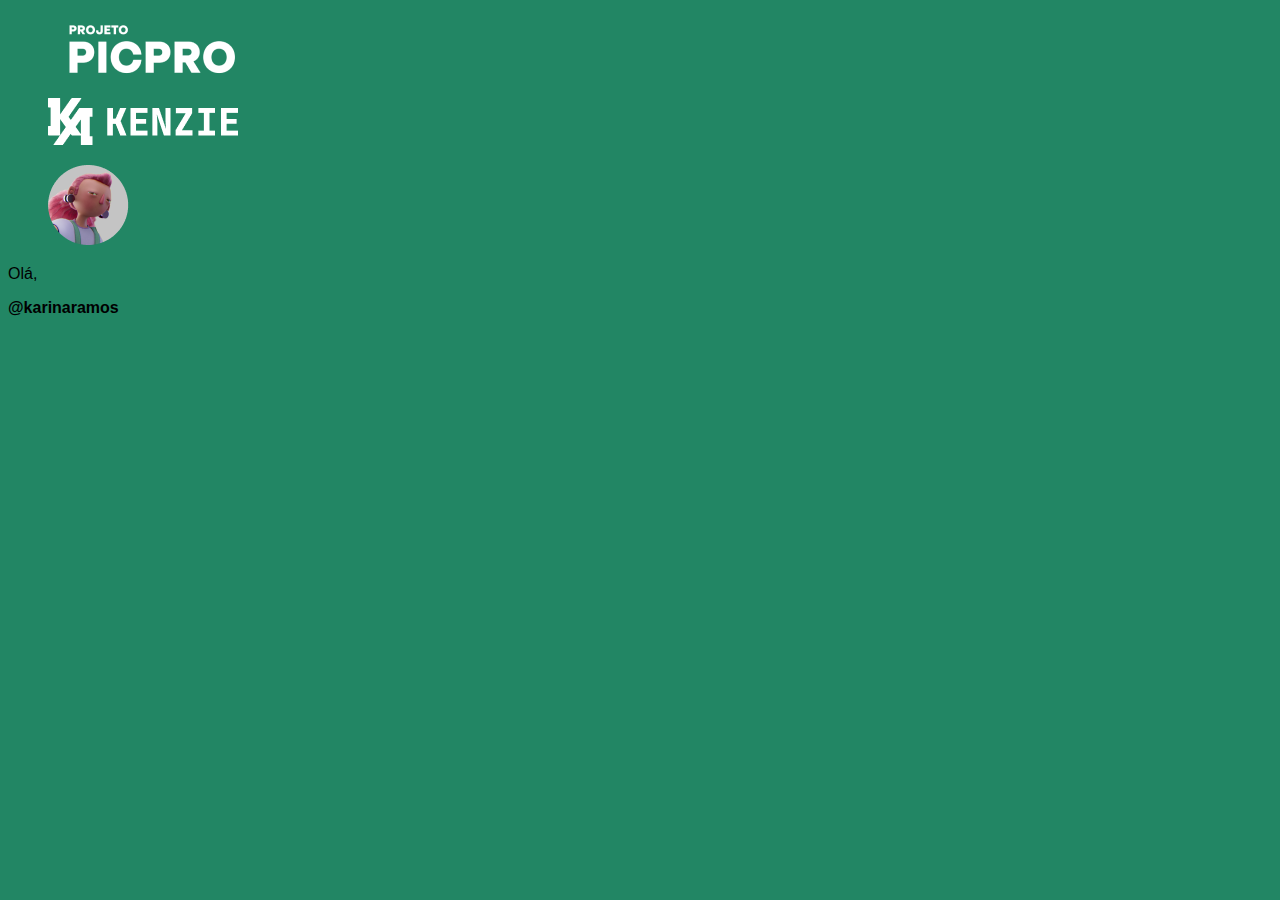
<file: index.html>
<!DOCTYPE html>
<html lang="pt-br">
<head>
  <meta charset="UTF-8">
    <title>PicPro</title>

    <!--Importe fonte-->
    <!--Importe reset CSS-->
  <link rel="stylesheet" type="text/css" href="./assets/css/style.css"/>

    <!--Importe CSS-->
  <link rel="stylesheet" type="text/css" href="./assets/css/style.css"/>

    </head> 

<body>

    <!--Importe JavaScript-->

    <!--criando um cabeçalho-->
<header>
<div>
<figure>
<img src="./assets/img/logo-picpro.png" alt="Logo PicPro"></img>
</figure> 
<figure>
<img src="./assets/img/logo-kenzie.png" alt="Logo Kenzie"></img>
</figure> 
</div>
</header>

    <!--criando um conteúdo principal-->
<main>
    <div>
        <figure>
            <img src="./assets/img/usuario.png" alt="Ícone do usuário"></img>
        </figure>
        <p>Olá,</p><strong>@karinaramos</strong>
    </div>
</main>


</body>

</html>
</file>
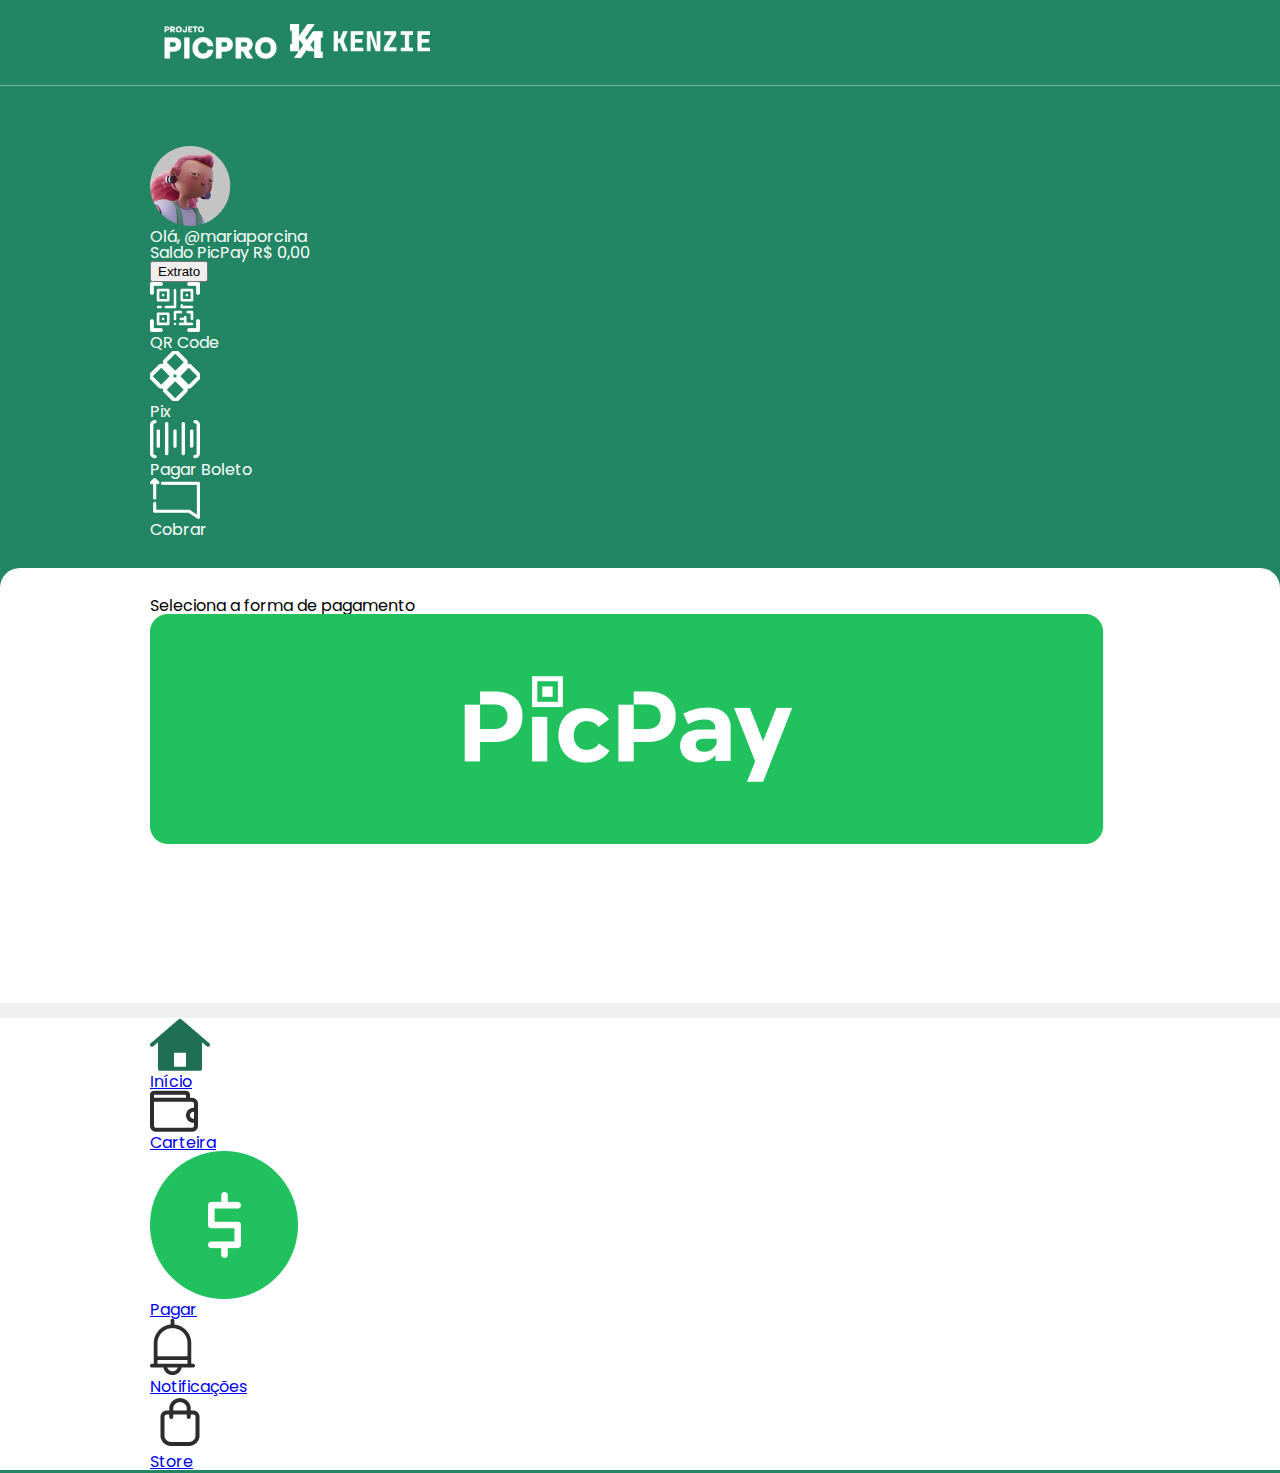
<file: index2.html>
<!DOCTYPE html>
<html lang="pt-br">
<head>
    <meta charset="UTF-8">
    <title>PicPro</title>

<!--importando a fonte do google fonts-->
    <link rel="preconnect" href="https://fonts.googleapis.com">
    <link rel="preconnect" href="https://fonts.gstatic.com" crossorigin>
    <link href="https://fonts.googleapis.com/css2?family=Poppins:wght@300&display=swap" rel="stylesheet">

    <!--Importante o arquivo de reset-->
    <link rel="stylesheet" type="text/css" href="./assets/css/reset.css"/>
</head>
    <!--Importante o arquivo de CSS-->
    <link rel="stylesheet" type="text/css" href="./assets/css/style.css"/>
</head>

<body>

    <!--Importando arquivo Javascript-->
<script src="./assets/js/script.js"></script>

     <!-- cabeçalho-->
    <header class="cabecalho">
        <div class="container">
            <figure class="cabecalho_logoPicPro">
                <img src="./assets/img/logo-picpro.png" alt="Logo PicPro"></img>
            </figure>
            <figure class="cabecalho_logoKenzie">
                <img src="./assets/img/logo-kenzie.png" alt="Logo da Kenzie">
            </figure>

        </div>
    </header>

    <!-- conteúdo principal da página-->
    <main>
        <section class="secaoDetalhesConta">
            <div class="container">
            <div class="secaoDetalhesConta_sobreUsuario">
                <img src="./assets/img/usuario.png" alt="Ícone do usuário">
                <p>Olá, <strong>@mariaporcina</strong></p>
            </div>
            
            <div class="secaoDetalhesConta_sobreSaldo">
                <p>Saldo PicPay <strong>R$ 0,00</strong></p>
                <button>Extrato</button>
            </div>

            <ul class="secaoDetalhesConta_opcoesTransacoes">
                <li class="secaoDetalhesConta_itemTransacao">
                    <img src="./assets/img/qrcode.png" alt="Ícone QR Code">
                    <p>QR Code</p>
                </li>
                <li class="secaoDetalhesConta_itemTransacao">
                    <img src="./assets/img/pix.png" alt="Ícone pix">
                    <p>Pix</p>
                </li>
                <li class="secaoDetalhesConta_itemTransacao">
                    <img src="./assets/img/codigo.png" alt="Ícone boleto">
                    <p>Pagar Boleto</p>
                </li>
                <li class="secaoDetalhesConta_itemTransacao">
                    <img src="./assets/img/cobrar-icon.png" alt="Ícone de cobrança">
                    <p>Cobrar</p>
                </li>
            </ul>
            </div>

        </section>

        <section class="secaoTransacao">
            
            <div class="container"> <!-- div geral-->

                <div class="secaoTransacao_avisoSelecao mostrar"> 
                    
                    <!--div "selecionar forma de pagamento"-->
                    <p>Seleciona a forma de pagamento</p>
                    <img src="./assets/img/banner.png" alt="Banner do PicPay">
                </div>

                <div class="secaoTransacao_qrCode"> <!--div "QR Code"-->
                    <img src="./assets/img/qrcode-imagem.png" alt="Imagem do QR Code">
                <p>@mariaporcina</p>
                <button>Cobre um amigo</button>
                <a href="">Compartilhar meu código</a>
                </div>

                <div class="secaoTransacao_pix"> <!--div "pix"-->
                    <img src="./assets/img/pix-logo.png" alt="Imagem do Pix">
                <div class="secaoTransacao_boxOpcao">
                    <img src="./assets/img/pix1.png" alt="Ícone opção pix">
                    <p>Envie por CPF/CNPJ, telefone, e-mail ou chave aleatória</p>
                </div>
                <div class="secaoTransacao_boxOpcao">
                    <img src="./assets/img/pix2.png" alt="Ícone opção pix">
                    <p>Insira um código Pix Copia e Cola para enviar um pagamento</p>
                </div>

                <div class="secaoTransacao_boleto"> <!--div "boleto"-->
                    <img src="./assets/img/boleto.png" alt="Ícone do boleto">
                    <h2>Pagar com código de barras</h2>
                    <p>Você pode parcelar em até 12x no cartão ou usar seu saldo em carteira para pagar à vista.</p>
                    <input type="text" placeholder="Insira o código de barras">
                </div>

                <div class="secaoTransacao_cobrar"> <!--div "cobrar"-->
                    <img src="./assets/img/cobrar.png" alt="Ícone de cobrança">
                    <h2>Cobrar</h2>
                    <p>Divida a conta com os amigos de forma fácil!</p>
                    <div class="secaoTransacao_boxOpcao">
                        <img src="./assets/img/picpay-icon.png" alt="Ícone do PicPay">
                        <p><strong>Amigos do PicPay</strong> Divida e acompanhe um gasto com pessoas por aqui</p>
                    </div>
                </div>
            </div>
        </section>

        <!--Rodapé-->
        <footer class="rodape">
            <div class="container">
        <ul class="rodape_menuPrincipal">
                <li class="rodape_menuItem">
                    <a href="#">
                        <img src="./assets/img/inicio.png" alt="Ícone início">
                    <p>Início</p>
                    </a>
                </li>

                <li class="rodape_menuItem">
                    <a href="#">
                        <img src="./assets/img/carteira-icon.png" alt="Ícone carteira">
                    <p>Carteira</p>
                    </a>
                </li>

                <li class="rodape_menuItem_pagar">
                    <a href="#">
                        <img src="./assets/img/pagar.png" alt="Ícone pagar">
                    <p>Pagar</p>
                    </a>
                </li>

                <li class="rodape_menuItem">
                    <a href="#">
                        <img src="./assets/img/notificacao.png" alt="Ícone notificação">
                    <p>Notificações</p>
                    </a>
                </li>

                <li class="rodape_menuItem">
                    <a href="#">
                        <img src="./assets/img/bolsa.png" alt="Ícone store">
                    <p>Store</p>
                    </a>
                </li>
            </ul>

        </footer>
    </main>


</body>
</html>
</file>
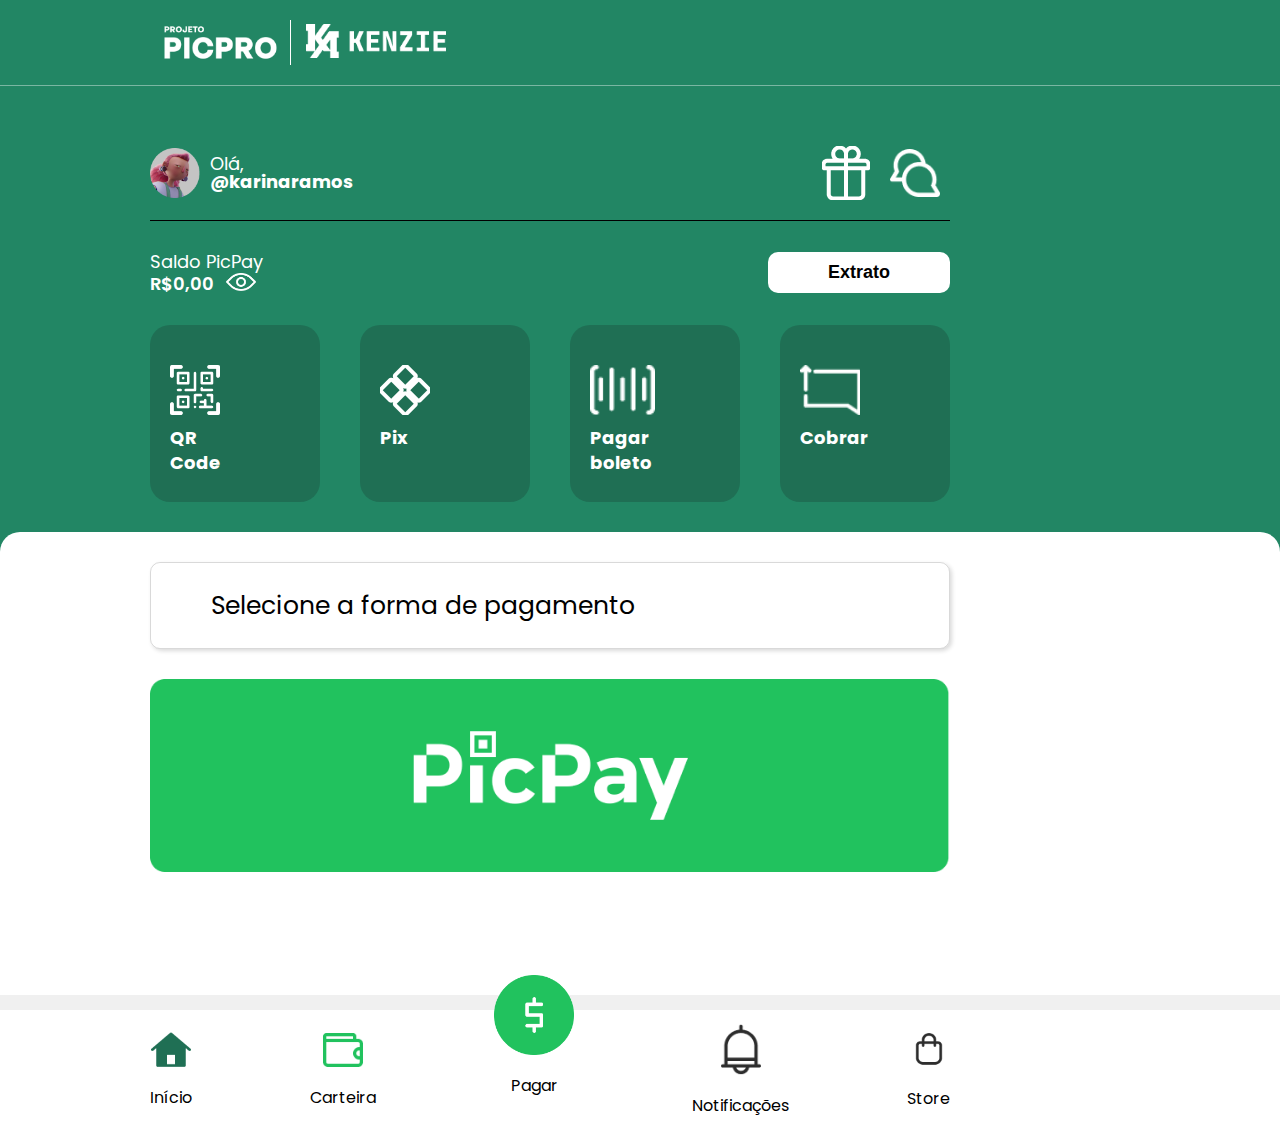
<file: meu_index.html>
<!DOCTYPE html>
<html lang="pt-br">
  <head>
    <meta charset="UTF-8">
    <title>PicPro</title>

    <!--Importe fonte-->
    <link rel="preconnect" href="https://fonts.googleapis.com" />
    <link rel="preconnect" href="https://fonts.gstatic.com" crossorigin />
    <link
      href="https://fonts.googleapis.com/css2?family=Poppins:wght@1,300&display=swap"
      rel="stylesheet"/>
      
    <!--Importe reset CSS-->
    <link rel="stylesheet" type="text/css" href="./assets/css/reset.css"/>

    <!--Importe CSS-->
    <link rel="stylesheet" type="text/css" href="./assets/css/style.css"/>
  </head>

  <body>
    <!--Criando um cabeçalho-->
    <header class="cabecalho">
      <div class="container">
        <figure class="cabecalho__logoPicpro">
          <img src="./assets/img/logo-picpro.png" alt="Logo PicPro"/>
        </figure>
        <figure class="cabecalho__logoKenzie">
          <img src="./assets/img/logo-kenzie.png" alt="Logo Kenzie"/>
        </figure>
      </div>
    </header>

    <!--Criando o conteúdo principal-->
    <main>
      <section class="secaoDetalhesConta">
        <div class="container">
          <div class="secaoDetalhesConta__sobreUsuario">
            <div class="secaoDetalhesConta__sobreUsuario--nome">
              <img src="./assets/img/usuario.png" alt="Ícone do usuário"/>
              <p>Olá, <strong>@karinaramos</strong></p>
            </div>
          <div class="secaoDetalhesConta__sobreUsuario--icones">
            <img src="./assets/img/presente.png" alt="Ícone presente"/>
            <img src="./assets/img/chat.png" alt="Ícone chat"/>
          </div>
        </div>

        <div class="secaoDetalhesConta__sobreSaldo">
          <div>
            <p>Saldo PicPay</p>
            <div class="secaoDetalhesConta__sobreSaldo--valor">
              <p>R$0,00</p>
              <img src="./assets/img/visualizar.png" alt="Ícone visualizar"/>
            </div>
          </div>
          <button>Extrato</button>
          </div>

          <ul class="secaoDetalhesConta__opcoesTransacoes">
            <li class="secaoDetalhesConta__itemTransacao secaoDetalhesConta__itemTransacao--qrCode" id="1">
              <figure>
                <img src="./assets/img/qrcode.png" alt="Ícone qrcode"/>
              </figure>
              <p>QR Code</p>
            </li>

            <li  class="secaoDetalhesConta__itemTransacao secaoDetalhesConta__itemTransacao--pix" id="2">
              <figure>
                <img src="./assets/img/pix.png" alt="Ícone pix"/>
              </figure>
              <p>Pix</p>
            </li>

            <li class="secaoDetalhesConta__itemTransacao secaoDetalhesConta__itemTransacao--boleto" id="3">
              <figure>
                <img src="./assets/img/codigo.png" alt="Ícone boleto"/>
              </figure>
              <p>Pagar boleto</p>
            </li>

            <li class="secaoDetalhesConta__itemTransacao secaoDetalhesConta__itemTransacao--cobrar" id="4">
              <figure>
                <img src="./assets/img/cobrar-icon.png" alt="Ícone cobrar"/>
              </figure>
              <p>Cobrar</p>
            </li>
          </ul>
        </div>
      </section>

      <section class="secaoTransacao">
        <div class="container">
          <!--Div da forma de pagamento-->          
          <div class="secaoTransacao__avisoSelecao mostrar">
            <p>Selecione a forma de pagamento</p>
            <img src="./assets/img/banner.png" alt="Banner picpay"/>
          </div>
          <!--Div da forma do QR Code-->          
          <div class="secaoTransacao__qrCode">
            <img src="./assets/img/qrcode-imagem.png" alt="Ícone QR Code"/>
            <p>@karinaramos</p>
            <button>Cobre um amigo</button>
            <a href="#">Compartilhar meu código</a>
          </div>
          <!--Div do Pix-->          
          <div class="secaoTransacao__pix">
            <img src="./assets/img/pix-logo.png" alt="Ícone do pix"/>
            <div class="secaoTransacao__boxOpcao">
              <img src="./assets/img/pix1.png" alt="Ícone pix"/>
              <p>Envie por CPF/CNPJ, telefone, e-mail ou chave aleatória</p>
            </div>
            <div class="secaoTransacao__boxOpcao">
              <img src="./assets/img/pix2.png" alt="Ícone pix"/>
              <p>Insira um código Pix Copia e Cola para enviar um pagamento</p>
            </div>
          </div>
          <!--Div do Boleto-->          
            <div class="secaoTransacao__boleto">
              <img src="./assets/img/boleto.png" alt="Logo de boleto"/>
              <h2>Pagar com código de barras</h2>
              <p>Você pode parcelar em até 12x no cartão ou usar seu saldo em
                carteira pra pagar à vista.</p>
              <input type="text" placeholder="Insira o código de barras"/>
            </div>
            <!--Div de cobrar-->
            <div class="secaoTransacao__cobrar">
              <img src="./assets/img/cobrar.png" alt="Ícone de cobrança"/>
              <h2>Cobrar</h2>
              <p>Divida a conta com os amigos de forma fácil!</p>
              <div class="secaoTransacao__boxOpcao">
                <img src="./assets/img/picpay-icon.png" alt="Ícone picpay"/>
                <p>
                  <strong>Amigos no Picpay</strong>
                Divida e acompanhe um gasto com pessoas por aqui</p>
              </div>
            </div>
        </div>          
      </section>

      <!--Rodapé-->
      <footer class="rodape">
        <div class="container">
          <ul class="rodape__menuPrincipal">

            <li class="rodape__menuItem">
              <a href="#">
                <img src="./assets/img/inicio.png" alt="Ícone de início"/>
                <p>Início</p>
              </a>
            </li>

            <li class="rodape__menuItem">
              <a href="#">
                <img src="./assets/img/carteira.png" alt="Ícone de carteira"/>
                <p>Carteira</p>
              </a>
            </li>

            <li class="rodape__menuItem rodape__menuItem--pagar">
              <a href="#">
                <img src="./assets/img/pagar.png" alt="Ícone de pagar"/>
                <p>Pagar</p>
              </a>
            </li>

            <li class="rodape__menuItem">
              <a href="#">
                <img src="./assets/img/notificacao.png" alt="Ícone de notificação"/>
                <p>Notificações</p>
              </a>
            </li>

            <li class="rodape__menuItem">
              <a href="#">
                <img src="./assets/img/bolsa.png" alt="Ícone store"/>
                <p>Store</p>
              </a>
            </li>
          </ul>
        </div>
      </footer>
    </main>

    <script src="./assets/js/script.js"></script>
  </body>
</html>
</file>
<file: assets/css/style.css>
body {
    background-color: #228664;
    font-family: "Poppins", sans-serif;
  }
  .container {
    width: 100%;
    max-width: 800px;
    margin: 0 150px;
  }
  
  .cabecalho {
    padding: 20px 0;
    border-bottom: 1px solid rgba(255, 255, 255, 0.4);
  }
  
  .cabecalho .container {
    display: flex;
    align-items: center;
  }
  
  .cabecalho figure img {
    width: 100%;
    max-width: 140px;
  }
  
  .cabecalho .cabecalho__logoPicpro {
    border-right: 1px solid #fff;
    margin-right: 15px;
  }
  
  .secaoDetalhesConta {
    color: #fff;
    padding: 60px 0 30px;
  }
  
  .secaoDetalhesConta__sobreUsuario {
    display: flex;
    align-items: center;
    margin-bottom: 20px;
    justify-content: space-between;
  }
  .secaoDetalhesConta__sobreUsuario--nome,
  .secaoDetalhesConta__sobreUsuario--icones {
    display: flex;
    align-items: center;
  }
  .secaoDetalhesConta__sobreUsuario--icones img {
    margin: 0 10px;
  }
  
  .secaoDetalhesConta__sobreUsuario p {
    font-size: 18px;
    margin-left: 10px;
  }
  .secaoDetalhesConta__sobreUsuario img {
    width: 100%;
    max-width: 50px;
  }
  
  .secaoDetalhesConta__sobreUsuario p strong {
    display: block;
    font-weight: bold;
  }
  
  .secaoDetalhesConta__sobreSaldo {
    border-top: 1px solid #000;
    display: flex;
    justify-content: space-between;
    padding: 30px 0;
    align-items: center;
  }
  .secaoDetalhesConta__sobreSaldo--valor {
    display: flex;
  }
  
  .secaoDetalhesConta__sobreSaldo p {
    font-size: 18px;
    line-height: 22px;
  }
  
  .secaoDetalhesConta__sobreSaldo--valor p {
    font-weight: 600;
  }
  
  .secaoDetalhesConta__sobreSaldo--valor img {
    display: block;
    height: 18px;
    width: 30px;
    margin-left: 12px;
  }
  
  .secaoDetalhesConta__sobreSaldo button {
    background-color: #fff;
    border: none;
    font-weight: bold;
    font-size: 18px;
    padding: 10px 60px;
    border-radius: 10px;
    cursor: pointer;
  }
  
  .secaoDetalhesConta__opcoesTransacoes {
    display: flex;
    justify-content: space-between;
  }
  
  .secaoDetalhesConta__opcoesTransacoes li {
    background-color: #1f6f54;
    width: 170px;
    height: 177px;
    border-radius: 20px;
    padding: 40px 20px;
    cursor: pointer;
  }
  
  .secaoDetalhesConta__opcoesTransacoes li img {
    width: 100%;
    max-width: 40px;
  }
  
  .secaoDetalhesConta__opcoesTransacoes li p {
    font-weight: bold;
    font-size: 18px;
    margin-top: 10px;
    line-height: 25px;
    width: 80px;
  }
  
  .secaoTransacao {
    background-color: #fff;
    border-radius: 20px 20px 0 0;
    border-bottom: 15px solid #f0f0f0;
    padding: 30px 0;
    min-height: 450px;
  }

  .secaoTransacao .container div {
    display: none;
  }
  
  .secaoTransacao .container div.mostrar {
    display: block;
  }
  
  .secaoTransacao__avisoSelecao p {
    font-size: 25px;
    box-shadow: 2px 2px 4px rgba(0, 0, 0, 0.15);
    padding: 30px 60px;
    border-radius: 10px;
    border: 1px solid rgba(0, 0, 0, 0.15);
  }
  
  .secaoTransacao__avisoSelecao img {
    margin: 30px 0 90px;
    width: 100%;
  }
  
  .secaoTransacao__qrCode {
    text-align: center;
  }
  .secaoTransacao__qrCode img {
    max-width: 180px;
  }
  
  .secaoTransacao__qrCode p {
    font-size: 18px;
    font-weight: bold;
    margin: 20px 0;
  }
  
  .secaoTransacao__qrCode button {
    background-color: #4a8864;
    border: none;
    color: #fff;
    font-size: 18px;
    font-weight: bold;
    border-radius: 10px;
    margin: 50px 0 20px;
    padding: 15px 150px;
    cursor: pointer;
  }
  
  .secaoTransacao__qrCode a {
    display: block;
    color: #000;
    font-weight: bold;
  }
  
  .secaoTransacao__pix img {
    width: 100%;
    max-width: 150px;
  }
  .secaoTransacao__boxOpcao {
    display: flex;
    align-items: center;
    border: 1px solid #d2d2d2;
    max-width: 500px;
    padding: 14px 10px;
    border-radius: 10px;
    box-shadow: 2px 2px 4px rgba(0, 0, 0, 0.15);
    margin: 20px 0;
  }
  .secaoTransacao__boxOpcao img {
    width: 100%;
    max-width: 80px;
    margin-right: 10px;
  }
  .secaoTransacao__boxOpcao p {
    font-size: 16px;
    line-height: 20px;
  }
  
  .secaoTransacao__boleto {
  }
  
  .secaoTransacao__boleto img {
    width: 100%;
    max-width: 80px;
  }
  
  .secaoTransacao__boleto h2 {
    font-size: 20px;
    font-weight: 600;
  }
  .secaoTransacao__boleto p {
    font-size: 18px;
    max-width: 500px;
    margin: 20px 0;
  }
  
  .secaoTransacao__boleto input {
    width: 100%;
    background-color: #f4f4f4;
    font-size: 16px;
    height: 50px;
    padding: 0 80px;
    border-radius: 10px;
    border: 1px solid #d2d2d2;
    color: #000;
    box-sizing: border-box;
  }
  
  .secaoTransacao__cobrar {
  }
  .secaoTransacao__cobrar img {
    width: 100%;
    max-width: 80px;
  }
  
  .secaoTransacao__cobrar h2 {
    font-size: 20px;
    font-weight: 600;
  }
  
  .secaoTransacao__cobrar p {
    font-size: 18px;
    max-width: 500px;
    margin: 20px 0;
  }
  
  .secaoTransacao__cobrar .secaoTransacao__boxOpcao p {
    margin-left: 10px;
  }
  
  .rodape {
    background-color: #fff;
  }
  
  .rodape__menuPrincipal {
    display: flex;
    justify-content: space-between;
    align-items: center;
  }
  
  .rodape__menuPrincipal li {
    text-align: center;
  }
  
  .rodape__menuPrincipal li a {
    color: #000;
    text-decoration: none;
  }
  .rodape__menuPrincipal li a img {
    width: 100%;
    max-width: 40px;
  }
  .rodape__menuPrincipal li a p {
    margin-top: 20px;
  }
  
  .rodape__menuItem--pagar {
    transform: translateY(-35px);
  }
  
  .rodape__menuPrincipal .rodape__menuItem--pagar a img {
    max-width: 80px;
  }
  
  /* Desafio Hover */
  .secaoDetalhesConta__itemTransacao:hover {
    background-color: #fff;
    color: #228664;
  }
  .secaoDetalhesConta__itemTransacao figure {
    background-repeat: no-repeat;
    background-size: cover;
    display: block;
    height: 50px;
    width: 50px;
  }
  
  .secaoDetalhesConta__itemTransacao--qrCode figure {
    background-image: url("../img/qrcode.png");
    background-repeat: no-repeat;
    background-size: cover;
    display: block;
    height: 50px;
    width: 50px;
  }
  .secaoDetalhesConta__itemTransacao--pix figure {
    background-image: url("../img/pix.png");
  }
  .secaoDetalhesConta__itemTransacao--boleto figure {
    background-image: url("../img/codigo.png");
    width: 100%;
    max-width: 65px;
  }
  .secaoDetalhesConta__itemTransacao--cobrar figure {
    background-image: url("../img/cobrar-icon.png");
    width: 100%;
    max-width: 60px;
  }
  /* EFEITO HOVERS */
  .secaoDetalhesConta__itemTransacao--qrCode:hover figure {
    background-image: url("../img/qrcode-verde.png");
  }
  .secaoDetalhesConta__itemTransacao--pix:hover figure {
    background-image: url("../img/pix-verde.png");
  }
  .secaoDetalhesConta__itemTransacao--boleto:hover figure {
    background-image: url("../img/boleto-verde.png");
  }
  .secaoDetalhesConta__itemTransacao--cobrar:hover figure {
    background-image: url("../img/cobrar-verde.png");
  }
  
  .secaoDetalhesConta__itemTransacao figure img {
    width: 100%;
    max-width: 25px;
    height: 20px;
    opacity: 0;
  }
</file>
